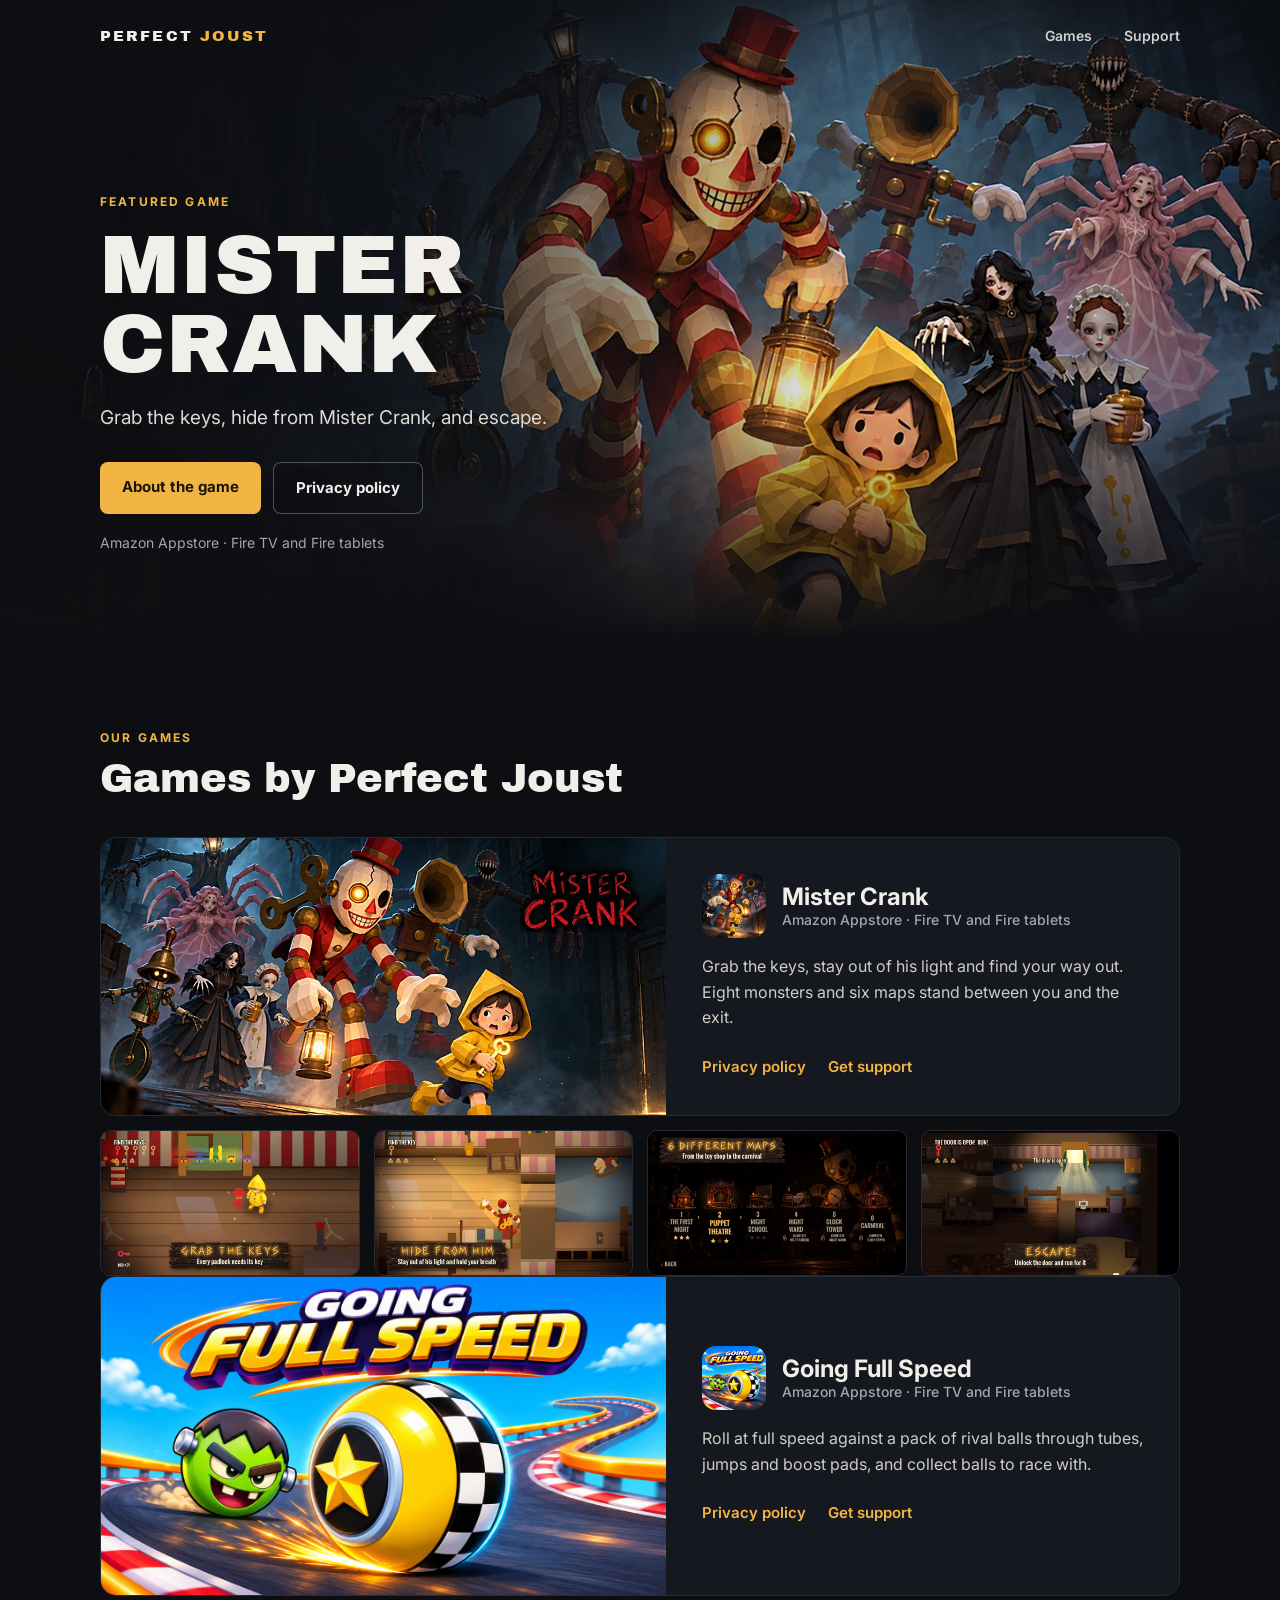
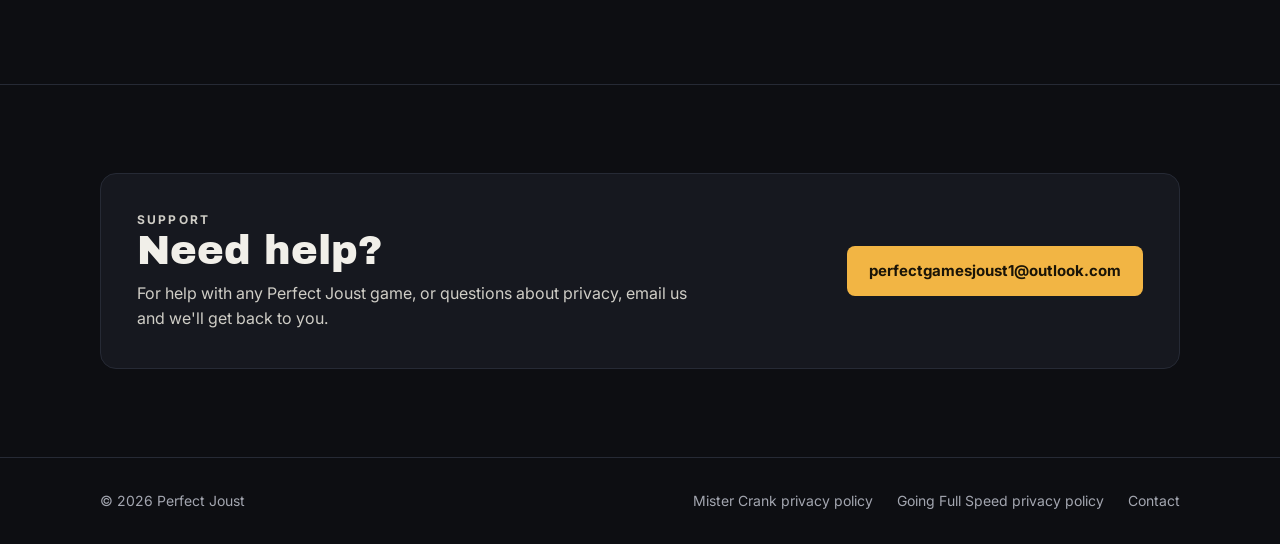
<file: index.html>
<!doctype html>
<html lang="en">
<head>
<meta charset="utf-8">
<meta name="viewport" content="width=device-width, initial-scale=1">
<title>Perfect Joust</title>
<meta name="description" content="Perfect Joust is an independent game studio. Games, privacy policies and support.">
<meta property="og:title" content="Perfect Joust">
<meta property="og:description" content="Independent game studio. Makers of Mister Crank.">
<meta property="og:image" content="https://perfectjoust.github.io/assets/mister-crank/promo.jpg">
<link rel="icon" href="assets/mister-crank/icon.jpg">
<link rel="preconnect" href="https://fonts.googleapis.com">
<link rel="preconnect" href="https://fonts.gstatic.com" crossorigin>
<link href="https://fonts.googleapis.com/css2?family=Archivo+Black&family=Inter:wght@400;500;600;700&display=swap" rel="stylesheet">
<link rel="stylesheet" href="home.css">
</head>
<body>

<header class="top">
  <div class="wrap">
    <a class="brand" href="./">Perfect <span>Joust</span></a>
    <nav>
      <a href="#games">Games</a>
      <a href="#support">Support</a>
    </nav>
  </div>
</header>

<section class="hero">
  <div class="wrap">
    <span class="eyebrow">Featured game</span>
    <h1>Mister<br>Crank</h1>
    <p class="lead">Grab the keys, hide from Mister Crank, and escape.</p>
    <div class="btns">
      <a class="btn primary" href="#games">About the game</a>
      <a class="btn ghost" href="mister-crank/privacy-policy/">Privacy policy</a>
    </div>
    <p class="platforms">Amazon Appstore · Fire TV and Fire tablets</p>
  </div>
</section>

<main>
  <section class="block" id="games">
    <div class="wrap">
      <p class="label">Our games</p>
      <h2>Games by Perfect Joust</h2>

      <article class="game">
        <div class="art"><img src="assets/mister-crank/promo.jpg" alt="Mister Crank key art" width="1024" height="500"></div>
        <div class="info">
          <div class="title">
            <img src="assets/mister-crank/icon.jpg" alt="Mister Crank icon" width="64" height="64">
            <h3>Mister Crank <small>Amazon Appstore · Fire TV and Fire tablets</small></h3>
          </div>
          <p>Grab the keys, stay out of his light and find your way out. Eight monsters and six maps stand between you and the exit.</p>
          <div class="links">
            <a href="mister-crank/privacy-policy/">Privacy policy</a>
            <a href="mailto:perfectgamesjoust1@outlook.com?subject=Mister%20Crank%20support">Get support</a>
          </div>
        </div>
      </article>

      <div class="shots">
        <img src="assets/mister-crank/02-grab-the-keys.jpg" alt="Mister Crank screenshot: grab the keys" loading="lazy" width="960" height="540">
        <img src="assets/mister-crank/03-hide-from-him.jpg" alt="Mister Crank screenshot: hide from him" loading="lazy" width="960" height="540">
        <img src="assets/mister-crank/07-six-different-maps.jpg" alt="Mister Crank screenshot: six different maps" loading="lazy" width="960" height="540">
        <img src="assets/mister-crank/08-escape.jpg" alt="Mister Crank screenshot: escape" loading="lazy" width="960" height="540">
      </div>

      <article class="game">
        <div class="art"><img src="assets/going-full-speed/promo.jpg" alt="Going Full Speed key art" width="1280" height="720"></div>
        <div class="info">
          <div class="title">
            <img src="assets/going-full-speed/icon.jpg" alt="Going Full Speed icon" width="64" height="64">
            <h3>Going Full Speed <small>Amazon Appstore · Fire TV and Fire tablets</small></h3>
          </div>
          <p>Roll at full speed against a pack of rival balls through tubes, jumps and boost pads, and collect balls to race with.</p>
          <div class="links">
            <a href="going-full-speed/privacy-policy/">Privacy policy</a>
            <a href="mailto:perfectgamesjoust1@outlook.com?subject=Going%20Full%20Speed%20support">Get support</a>
          </div>
        </div>
      </article>
    </div>
  </section>

  <section class="block" id="support">
    <div class="wrap">
      <div class="support">
        <div>
          <p class="label">Support</p>
          <h2>Need help?</h2>
          <p>For help with any Perfect Joust game, or questions about privacy, email us and we'll get back to you.</p>
        </div>
        <a class="btn primary" href="mailto:perfectgamesjoust1@outlook.com">perfectgamesjoust1@outlook.com</a>
      </div>
    </div>
  </section>
</main>

<footer>
  <div class="wrap">
    <span>&copy; 2026 Perfect Joust</span>
    <span>
      <a href="mister-crank/privacy-policy/">Mister Crank privacy policy</a>
      <a href="going-full-speed/privacy-policy/">Going Full Speed privacy policy</a>
      <a href="mailto:perfectgamesjoust1@outlook.com">Contact</a>
    </span>
  </div>
</footer>

</body>
</html>
</file>
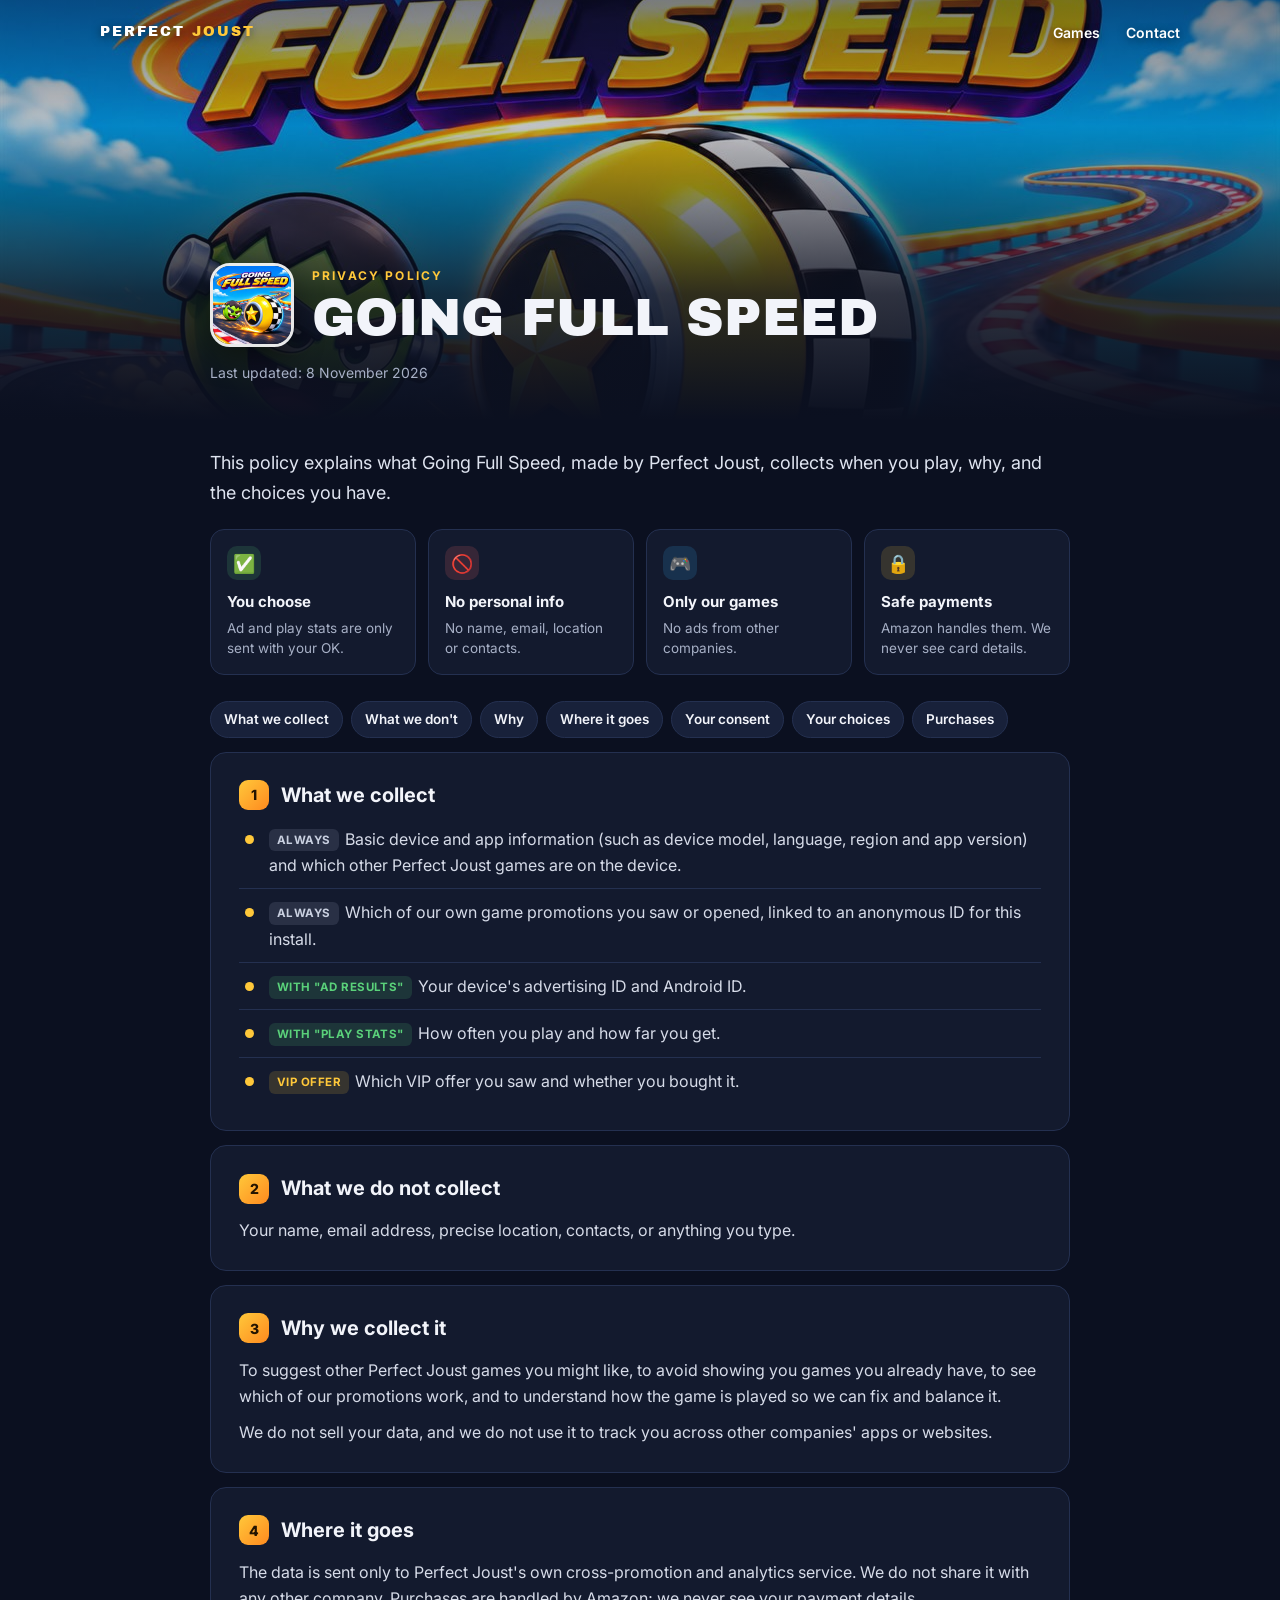
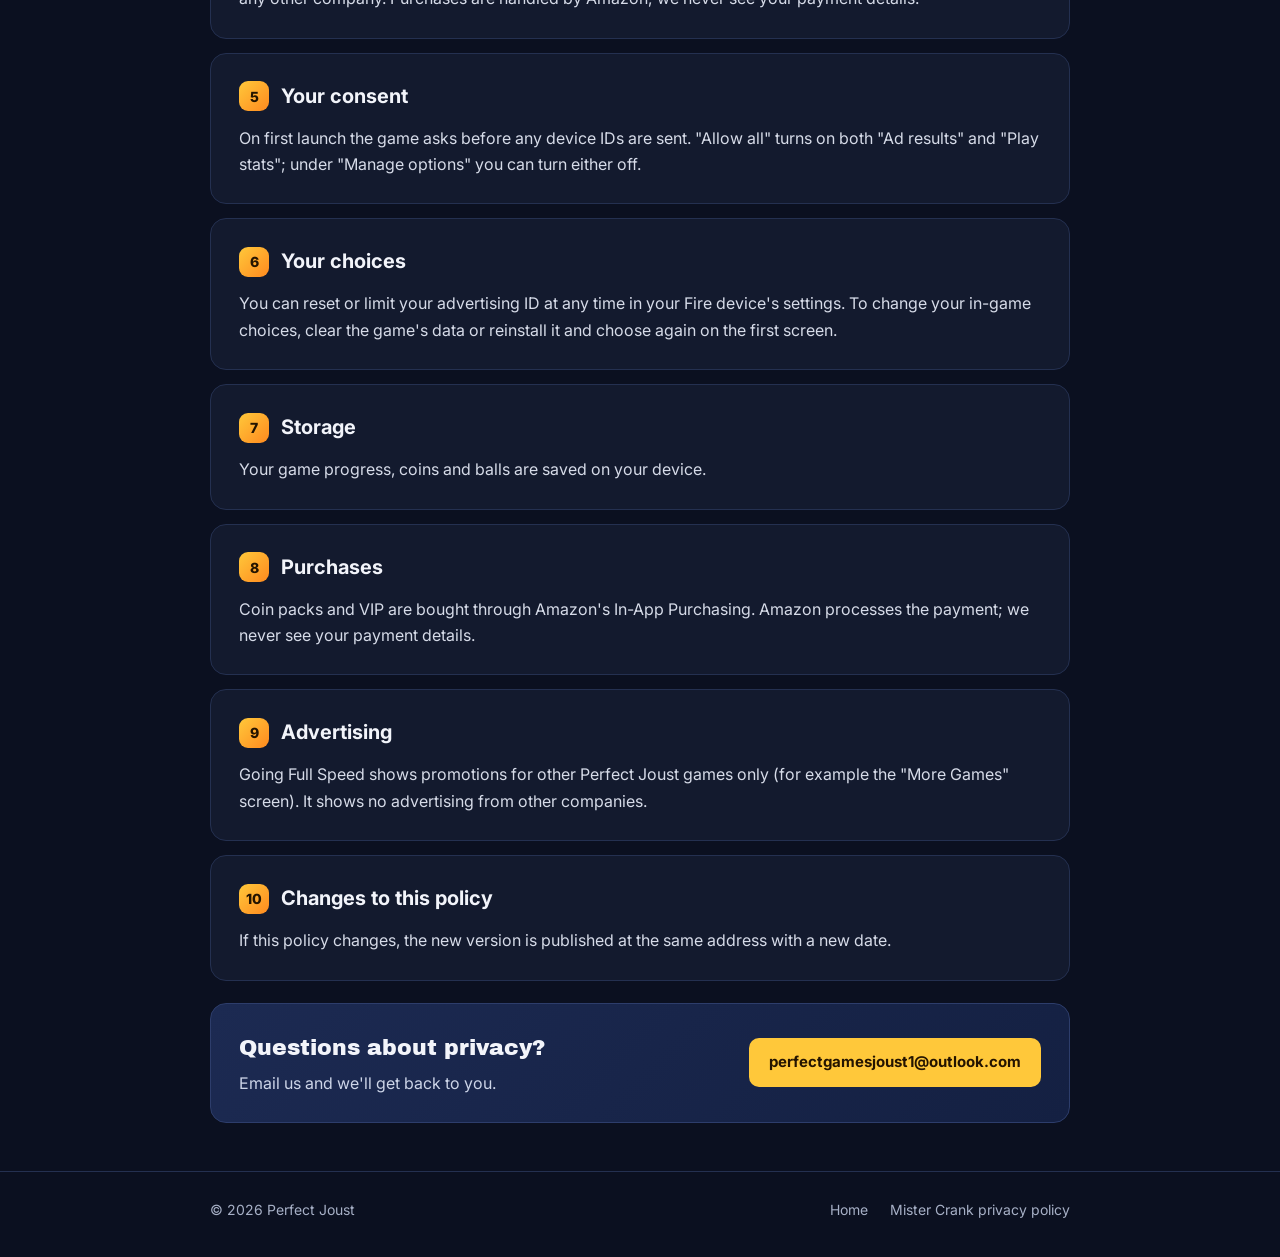
<file: going-full-speed/privacy-policy/index.html>
<!doctype html>
<html lang="en">
<head>
<meta charset="utf-8">
<meta name="viewport" content="width=device-width, initial-scale=1">
<title>Going Full Speed Privacy Policy</title>
<meta name="description" content="What Going Full Speed by Perfect Joust collects, why, and the choices you have.">
<link rel="icon" href="../../assets/going-full-speed/icon.jpg">
<link rel="preconnect" href="https://fonts.googleapis.com">
<link rel="preconnect" href="https://fonts.gstatic.com" crossorigin>
<link href="https://fonts.googleapis.com/css2?family=Archivo+Black&family=Inter:wght@400;500;600;700&display=swap" rel="stylesheet">
<style>
:root {
  --bg: #0b1020;
  --panel: #131a2e;
  --panel2: #18213a;
  --line: #243050;
  --text: #f2f4fa;
  --muted: #a7b0c6;
  --yellow: #ffc83a;
  --orange: #ff8a1f;
  --blue: #39b6ff;
  --green: #5ad17a;
  --red: #ff6b6b;
}
* { box-sizing: border-box; }
html { scroll-behavior: smooth; }
body {
  margin: 0; background: var(--bg); color: var(--text);
  font: 16px/1.65 "Inter", system-ui, -apple-system, "Segoe UI", Roboto, sans-serif;
  -webkit-font-smoothing: antialiased;
}
a { color: var(--yellow); }
img { display: block; max-width: 100%; height: auto; }
.wrap { max-width: 900px; margin: 0 auto; padding: 0 20px; }

/* Top bar */
.top { position: absolute; inset: 0 0 auto 0; z-index: 5; }
.top .wrap { display: flex; align-items: center; justify-content: space-between; height: 64px; max-width: 1120px; }
.brand { font-family: "Archivo Black", sans-serif; letter-spacing: .14em; text-transform: uppercase; font-size: 14px; color: #fff; text-decoration: none; text-shadow: 0 2px 8px rgba(0,0,0,.5); }
.brand span { color: var(--yellow); }
.top nav a { color: #fff; text-decoration: none; font-weight: 600; font-size: 14px; margin-left: 22px; text-shadow: 0 2px 8px rgba(0,0,0,.5); }
.top nav a:hover { color: var(--yellow); }

/* Hero */
.hero {
  position: relative; min-height: 420px; display: flex; align-items: flex-end;
  background: #0b1020 url("../../assets/going-full-speed/promo.jpg") center 35% / cover no-repeat;
}
.hero::after {
  content: ""; position: absolute; inset: 0;
  background:
    linear-gradient(0deg, var(--bg) 0%, rgba(11,16,32,.85) 30%, rgba(11,16,32,.25) 70%, rgba(11,16,32,.55) 100%);
}
.hero .wrap { position: relative; z-index: 1; padding-bottom: 36px; width: 100%; }
.hero .id { display: flex; align-items: center; gap: 18px; }
.hero .id img { width: 84px; height: 84px; border-radius: 20px; border: 3px solid rgba(255,255,255,.9); box-shadow: 0 10px 30px rgba(0,0,0,.45); }
.eyebrow { font-size: 12px; font-weight: 700; letter-spacing: .18em; text-transform: uppercase; color: var(--yellow); margin: 0 0 6px; }
h1 { font-family: "Archivo Black", sans-serif; font-weight: 400; font-size: clamp(30px, 5.5vw, 52px); line-height: 1; margin: 0; text-transform: uppercase; }
.updated { color: var(--muted); font-size: 14px; margin: 14px 0 0; }

/* Intro + summary */
.intro { font-size: 18px; color: #dfe4f0; margin: 28px 0 22px; }
.glance { display: grid; grid-template-columns: repeat(4, 1fr); gap: 12px; margin-bottom: 18px; }
.chip { background: var(--panel); border: 1px solid var(--line); border-radius: 14px; padding: 16px; }
.chip b { display: block; font-size: 15px; margin-bottom: 4px; }
.chip span { color: var(--muted); font-size: 13.5px; line-height: 1.45; display: block; }
.chip .dot { width: 34px; height: 34px; border-radius: 10px; display: grid; place-items: center; font-size: 18px; margin-bottom: 10px; }
.yes .dot { background: rgba(90,209,122,.15); }
.no .dot { background: rgba(255,107,107,.15); }
.ads .dot { background: rgba(57,182,255,.15); }
.pay .dot { background: rgba(255,200,58,.15); }

/* Contents */
.toc { display: flex; flex-wrap: wrap; gap: 8px; margin: 26px 0 8px; }
.toc a { font-size: 13.5px; font-weight: 600; text-decoration: none; color: var(--text); background: var(--panel2); border: 1px solid var(--line); border-radius: 999px; padding: 6px 13px; }
.toc a:hover { border-color: var(--yellow); color: var(--yellow); }

/* Sections */
section.card { background: var(--panel); border: 1px solid var(--line); border-radius: 16px; padding: 26px 28px; margin: 14px 0; scroll-margin-top: 16px; }
section.card h2 { display: flex; align-items: center; gap: 12px; font-size: 20px; margin: 0 0 12px; }
section.card h2 .n { flex: none; width: 30px; height: 30px; border-radius: 9px; background: linear-gradient(135deg, var(--yellow), var(--orange)); color: #241400; font-size: 14px; font-weight: 800; display: grid; place-items: center; }
section.card p { margin: 0 0 10px; color: #d6dbe8; }
section.card p:last-child { margin-bottom: 0; }
section.card ul { margin: 0; padding: 0; list-style: none; }
section.card li { position: relative; padding: 10px 0 10px 30px; border-top: 1px solid var(--line); color: #d6dbe8; }
section.card li:first-child { border-top: 0; padding-top: 2px; }
section.card li::before { content: ""; position: absolute; left: 6px; top: 19px; width: 9px; height: 9px; border-radius: 50%; background: var(--yellow); }
section.card li:first-child::before { top: 11px; }
.tag { display: inline-block; font-size: 11.5px; font-weight: 700; letter-spacing: .04em; text-transform: uppercase; padding: 2px 8px; border-radius: 6px; margin-right: 6px; vertical-align: 1px; }
.tag.always { background: rgba(167,176,198,.15); color: #c9d0e0; }
.tag.consent { background: rgba(90,209,122,.15); color: var(--green); }
.tag.vip { background: rgba(255,200,58,.15); color: var(--yellow); }

/* Contact */
.contact { display: flex; flex-wrap: wrap; align-items: center; justify-content: space-between; gap: 18px; background: linear-gradient(135deg, #1c2a52, #142042); border: 1px solid #2d3d6b; border-radius: 16px; padding: 26px 28px; margin: 22px 0 0; }
.contact h2 { font-family: "Archivo Black", sans-serif; font-weight: 400; font-size: 22px; margin: 0 0 4px; }
.contact p { margin: 0; color: #cdd5e8; }
.btn { display: inline-block; padding: 12px 20px; border-radius: 10px; font-weight: 700; font-size: 15px; text-decoration: none; background: var(--yellow); color: #241400; }
.btn:hover { background: #ffd666; }

footer { border-top: 1px solid var(--line); margin-top: 48px; padding: 26px 0 36px; color: var(--muted); font-size: 14px; }
footer .wrap { display: flex; flex-wrap: wrap; justify-content: space-between; gap: 10px; }
footer a { color: var(--muted); text-decoration: none; margin-left: 18px; }
footer a:first-child { margin-left: 0; }
footer a:hover { color: var(--yellow); }

@media (max-width: 760px) {
  .glance { grid-template-columns: repeat(2, 1fr); }
  .hero { min-height: 340px; }
  section.card { padding: 22px 20px; }
}
@media (max-width: 420px) {
  .wrap { padding: 0 16px; }
  .hero .id img { width: 64px; height: 64px; border-radius: 16px; }
  .top nav a { margin-left: 14px; }
}
</style>
</head>
<body>

<header class="top">
  <div class="wrap">
    <a class="brand" href="../../">Perfect <span>Joust</span></a>
    <nav>
      <a href="../../#games">Games</a>
      <a href="#contact">Contact</a>
    </nav>
  </div>
</header>

<div class="hero">
  <div class="wrap">
    <div class="id">
      <img src="../../assets/going-full-speed/icon.jpg" alt="Going Full Speed icon" width="84" height="84">
      <div>
        <p class="eyebrow">Privacy Policy</p>
        <h1>Going Full Speed</h1>
      </div>
    </div>
    <p class="updated">Last updated: 8 November 2026</p>
  </div>
</div>

<main class="wrap">
  <p class="intro">This policy explains what Going Full Speed, made by Perfect Joust, collects when you play, why, and the choices you have.</p>

  <div class="glance">
    <div class="chip yes"><div class="dot">✅</div><b>You choose</b><span>Ad and play stats are only sent with your OK.</span></div>
    <div class="chip no"><div class="dot">🚫</div><b>No personal info</b><span>No name, email, location or contacts.</span></div>
    <div class="chip ads"><div class="dot">🎮</div><b>Only our games</b><span>No ads from other companies.</span></div>
    <div class="chip pay"><div class="dot">🔒</div><b>Safe payments</b><span>Amazon handles them. We never see card details.</span></div>
  </div>

  <nav class="toc" aria-label="Contents">
    <a href="#collect">What we collect</a>
    <a href="#not">What we don't</a>
    <a href="#why">Why</a>
    <a href="#share">Where it goes</a>
    <a href="#consent">Your consent</a>
    <a href="#choices">Your choices</a>
    <a href="#purchases">Purchases</a>
  </nav>

  <section class="card" id="collect">
    <h2><span class="n">1</span>What we collect</h2>
    <ul>
      <li><span class="tag always">Always</span>Basic device and app information (such as device model, language, region and app version) and which other Perfect Joust games are on the device.</li>
      <li><span class="tag always">Always</span>Which of our own game promotions you saw or opened, linked to an anonymous ID for this install.</li>
      <li><span class="tag consent">With "Ad results"</span>Your device's advertising ID and Android ID.</li>
      <li><span class="tag consent">With "Play stats"</span>How often you play and how far you get.</li>
      <li><span class="tag vip">VIP offer</span>Which VIP offer you saw and whether you bought it.</li>
    </ul>
  </section>

  <section class="card" id="not">
    <h2><span class="n">2</span>What we do not collect</h2>
    <p>Your name, email address, precise location, contacts, or anything you type.</p>
  </section>

  <section class="card" id="why">
    <h2><span class="n">3</span>Why we collect it</h2>
    <p>To suggest other Perfect Joust games you might like, to avoid showing you games you already have, to see which of our promotions work, and to understand how the game is played so we can fix and balance it.</p>
    <p>We do not sell your data, and we do not use it to track you across other companies' apps or websites.</p>
  </section>

  <section class="card" id="share">
    <h2><span class="n">4</span>Where it goes</h2>
    <p>The data is sent only to Perfect Joust's own cross-promotion and analytics service. We do not share it with any other company. Purchases are handled by Amazon; we never see your payment details.</p>
  </section>

  <section class="card" id="consent">
    <h2><span class="n">5</span>Your consent</h2>
    <p>On first launch the game asks before any device IDs are sent. "Allow all" turns on both "Ad results" and "Play stats"; under "Manage options" you can turn either off.</p>
  </section>

  <section class="card" id="choices">
    <h2><span class="n">6</span>Your choices</h2>
    <p>You can reset or limit your advertising ID at any time in your Fire device's settings. To change your in-game choices, clear the game's data or reinstall it and choose again on the first screen.</p>
  </section>

  <section class="card" id="storage">
    <h2><span class="n">7</span>Storage</h2>
    <p>Your game progress, coins and balls are saved on your device.</p>
  </section>

  <section class="card" id="purchases">
    <h2><span class="n">8</span>Purchases</h2>
    <p>Coin packs and VIP are bought through Amazon's In-App Purchasing. Amazon processes the payment; we never see your payment details.</p>
  </section>

  <section class="card" id="ads">
    <h2><span class="n">9</span>Advertising</h2>
    <p>Going Full Speed shows promotions for other Perfect Joust games only (for example the "More Games" screen). It shows no advertising from other companies.</p>
  </section>

  <section class="card" id="changes">
    <h2><span class="n">10</span>Changes to this policy</h2>
    <p>If this policy changes, the new version is published at the same address with a new date.</p>
  </section>

  <div class="contact" id="contact">
    <div>
      <h2>Questions about privacy?</h2>
      <p>Email us and we'll get back to you.</p>
    </div>
    <a class="btn" href="mailto:perfectgamesjoust1@outlook.com?subject=Going%20Full%20Speed%20privacy">perfectgamesjoust1@outlook.com</a>
  </div>
</main>

<footer>
  <div class="wrap">
    <span>&copy; 2026 Perfect Joust</span>
    <span>
      <a href="../../">Home</a>
      <a href="../../mister-crank/privacy-policy/">Mister Crank privacy policy</a>
    </span>
  </div>
</footer>

</body>
</html>
</file>
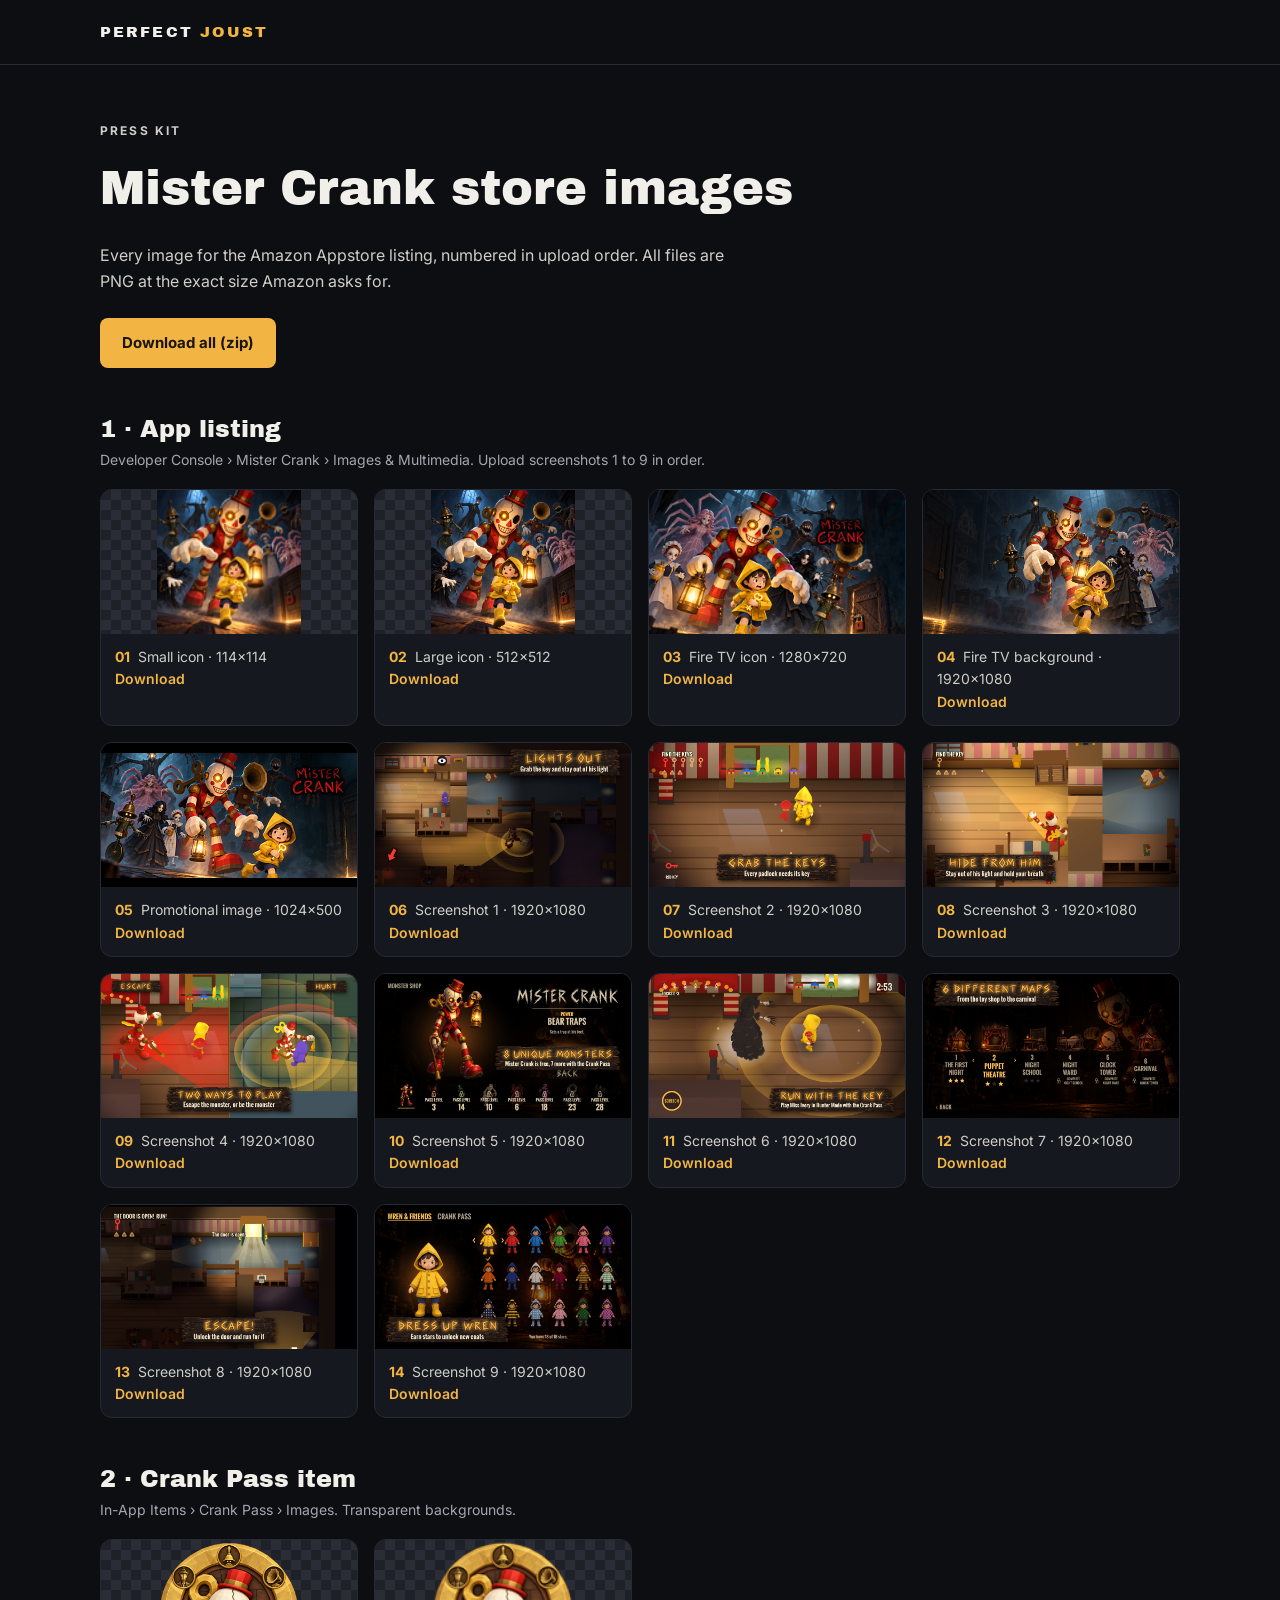
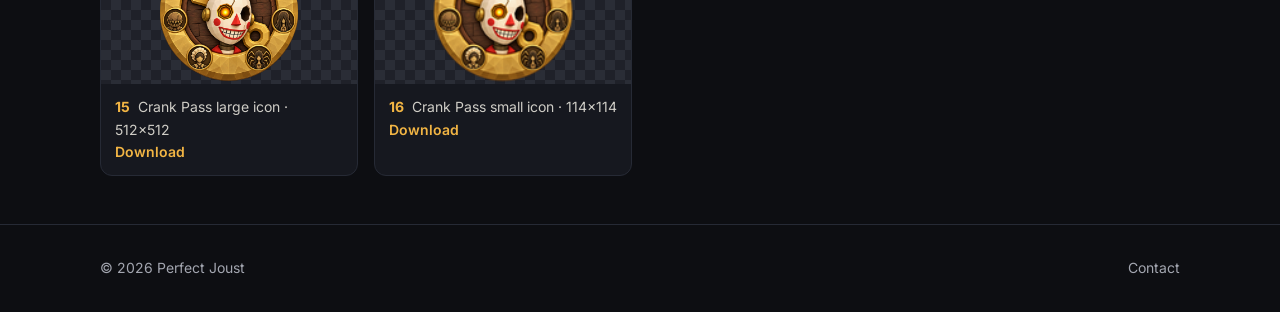
<file: mister-crank/press-kit/index.html>
<!doctype html>
<html lang="en">
<head>
<meta charset="utf-8">
<meta name="viewport" content="width=device-width, initial-scale=1">
<meta name="robots" content="noindex, nofollow">
<title>Mister Crank Press Kit</title>
<link rel="icon" href="../../assets/mister-crank/icon.jpg">
<link rel="preconnect" href="https://fonts.googleapis.com">
<link rel="preconnect" href="https://fonts.gstatic.com" crossorigin>
<link href="https://fonts.googleapis.com/css2?family=Archivo+Black&family=Inter:wght@400;500;600;700&display=swap" rel="stylesheet">
<link rel="stylesheet" href="../../home.css">
<style>
.pkhead{padding:56px 0 8px}
.pkhead h1{font-family:"Archivo Black",sans-serif;font-weight:400;font-size:clamp(32px,5vw,48px);margin:0 0 12px}
.pkhead p{color:#cfcdc6;max-width:640px}
.grid{display:grid;grid-template-columns:repeat(auto-fill,minmax(240px,1fr));gap:16px;margin-bottom:48px}
.pk{margin:0;background:var(--panel);border:1px solid var(--line);border-radius:12px;overflow:hidden}
.pk img{width:100%;aspect-ratio:16/9;object-fit:contain;background:#000}
.pk.sq img{background:repeating-conic-gradient(#2a2d36 0 25%,#1f2129 0 50%) 0 0/20px 20px}
.pk figcaption{padding:12px 14px;font-size:14px;color:#cfcdc6}
.pk figcaption b{color:var(--gold);margin-right:4px}
.pk figcaption a{font-weight:600;text-decoration:none}
h2.sec{font-size:24px;margin:0 0 6px}
p.where{color:var(--muted);margin:0 0 18px;font-size:14px}
</style>
</head>
<body>
<header style="border-bottom:1px solid var(--line)"><div class="wrap" style="display:flex;align-items:center;height:64px"><a class="brand" href="../../">Perfect <span>Joust</span></a></div></header>
<main class="wrap">
<section class="pkhead">
<p class="label">Press kit</p>
<h1>Mister Crank store images</h1>
<p>Every image for the Amazon Appstore listing, numbered in upload order. All files are PNG at the exact size Amazon asks for.</p>
<p style="margin:24px 0 40px"><a class="btn primary" href="mister-crank-amazon-images.zip" download>Download all (zip)</a></p>
</section>
<h2 class="sec">1 · App listing</h2>
<p class="where">Developer Console › Mister Crank › Images &amp; Multimedia. Upload screenshots 1 to 9 in order.</p>
<div class="grid">
<figure class="pk sq"><a href="files/01-small-icon-114x114.png" download><img src="files/01-small-icon-114x114.png" alt="Small icon · 114×114" loading="lazy"></a><figcaption><b>01</b> Small icon · 114×114<br><a href="files/01-small-icon-114x114.png" download>Download</a></figcaption></figure>
<figure class="pk sq"><a href="files/02-large-icon-512x512.png" download><img src="files/02-large-icon-512x512.png" alt="Large icon · 512×512" loading="lazy"></a><figcaption><b>02</b> Large icon · 512×512<br><a href="files/02-large-icon-512x512.png" download>Download</a></figcaption></figure>
<figure class="pk"><a href="files/03-firetv-icon-1280x720.png" download><img src="files/03-firetv-icon-1280x720.png" alt="Fire TV icon · 1280×720" loading="lazy"></a><figcaption><b>03</b> Fire TV icon · 1280×720<br><a href="files/03-firetv-icon-1280x720.png" download>Download</a></figcaption></figure>
<figure class="pk"><a href="files/04-firetv-background-1920x1080.png" download><img src="files/04-firetv-background-1920x1080.png" alt="Fire TV background · 1920×1080" loading="lazy"></a><figcaption><b>04</b> Fire TV background · 1920×1080<br><a href="files/04-firetv-background-1920x1080.png" download>Download</a></figcaption></figure>
<figure class="pk"><a href="files/05-promo-image-1024x500.png" download><img src="files/05-promo-image-1024x500.png" alt="Promotional image · 1024×500" loading="lazy"></a><figcaption><b>05</b> Promotional image · 1024×500<br><a href="files/05-promo-image-1024x500.png" download>Download</a></figcaption></figure>
<figure class="pk"><a href="files/06-screenshot-1-lights-out.png" download><img src="files/06-screenshot-1-lights-out.png" alt="Screenshot 1 · 1920×1080" loading="lazy"></a><figcaption><b>06</b> Screenshot 1 · 1920×1080<br><a href="files/06-screenshot-1-lights-out.png" download>Download</a></figcaption></figure>
<figure class="pk"><a href="files/07-screenshot-2-grab-the-keys.png" download><img src="files/07-screenshot-2-grab-the-keys.png" alt="Screenshot 2 · 1920×1080" loading="lazy"></a><figcaption><b>07</b> Screenshot 2 · 1920×1080<br><a href="files/07-screenshot-2-grab-the-keys.png" download>Download</a></figcaption></figure>
<figure class="pk"><a href="files/08-screenshot-3-hide-from-him.png" download><img src="files/08-screenshot-3-hide-from-him.png" alt="Screenshot 3 · 1920×1080" loading="lazy"></a><figcaption><b>08</b> Screenshot 3 · 1920×1080<br><a href="files/08-screenshot-3-hide-from-him.png" download>Download</a></figcaption></figure>
<figure class="pk"><a href="files/09-screenshot-4-two-ways-to-play.png" download><img src="files/09-screenshot-4-two-ways-to-play.png" alt="Screenshot 4 · 1920×1080" loading="lazy"></a><figcaption><b>09</b> Screenshot 4 · 1920×1080<br><a href="files/09-screenshot-4-two-ways-to-play.png" download>Download</a></figcaption></figure>
<figure class="pk"><a href="files/10-screenshot-5-eight-unique-monsters.png" download><img src="files/10-screenshot-5-eight-unique-monsters.png" alt="Screenshot 5 · 1920×1080" loading="lazy"></a><figcaption><b>10</b> Screenshot 5 · 1920×1080<br><a href="files/10-screenshot-5-eight-unique-monsters.png" download>Download</a></figcaption></figure>
<figure class="pk"><a href="files/11-screenshot-6-run-with-the-key.png" download><img src="files/11-screenshot-6-run-with-the-key.png" alt="Screenshot 6 · 1920×1080" loading="lazy"></a><figcaption><b>11</b> Screenshot 6 · 1920×1080<br><a href="files/11-screenshot-6-run-with-the-key.png" download>Download</a></figcaption></figure>
<figure class="pk"><a href="files/12-screenshot-7-six-different-maps.png" download><img src="files/12-screenshot-7-six-different-maps.png" alt="Screenshot 7 · 1920×1080" loading="lazy"></a><figcaption><b>12</b> Screenshot 7 · 1920×1080<br><a href="files/12-screenshot-7-six-different-maps.png" download>Download</a></figcaption></figure>
<figure class="pk"><a href="files/13-screenshot-8-escape.png" download><img src="files/13-screenshot-8-escape.png" alt="Screenshot 8 · 1920×1080" loading="lazy"></a><figcaption><b>13</b> Screenshot 8 · 1920×1080<br><a href="files/13-screenshot-8-escape.png" download>Download</a></figcaption></figure>
<figure class="pk"><a href="files/14-screenshot-9-dress-up-wren.png" download><img src="files/14-screenshot-9-dress-up-wren.png" alt="Screenshot 9 · 1920×1080" loading="lazy"></a><figcaption><b>14</b> Screenshot 9 · 1920×1080<br><a href="files/14-screenshot-9-dress-up-wren.png" download>Download</a></figcaption></figure>
</div>
<h2 class="sec">2 · Crank Pass item</h2>
<p class="where">In-App Items › Crank Pass › Images. Transparent backgrounds.</p>
<div class="grid">
<figure class="pk sq"><a href="files/15-crank-pass-large-icon-512x512.png" download><img src="files/15-crank-pass-large-icon-512x512.png" alt="Crank Pass large icon · 512×512" loading="lazy"></a><figcaption><b>15</b> Crank Pass large icon · 512×512<br><a href="files/15-crank-pass-large-icon-512x512.png" download>Download</a></figcaption></figure>
<figure class="pk sq"><a href="files/16-crank-pass-small-icon-114x114.png" download><img src="files/16-crank-pass-small-icon-114x114.png" alt="Crank Pass small icon · 114×114" loading="lazy"></a><figcaption><b>16</b> Crank Pass small icon · 114×114<br><a href="files/16-crank-pass-small-icon-114x114.png" download>Download</a></figcaption></figure>
</div>
</main>
<footer><div class="wrap"><span>&copy; 2026 Perfect Joust</span><span><a href="mailto:perfectgamesjoust1@outlook.com">Contact</a></span></div></footer>
</body>
</html>
</file>
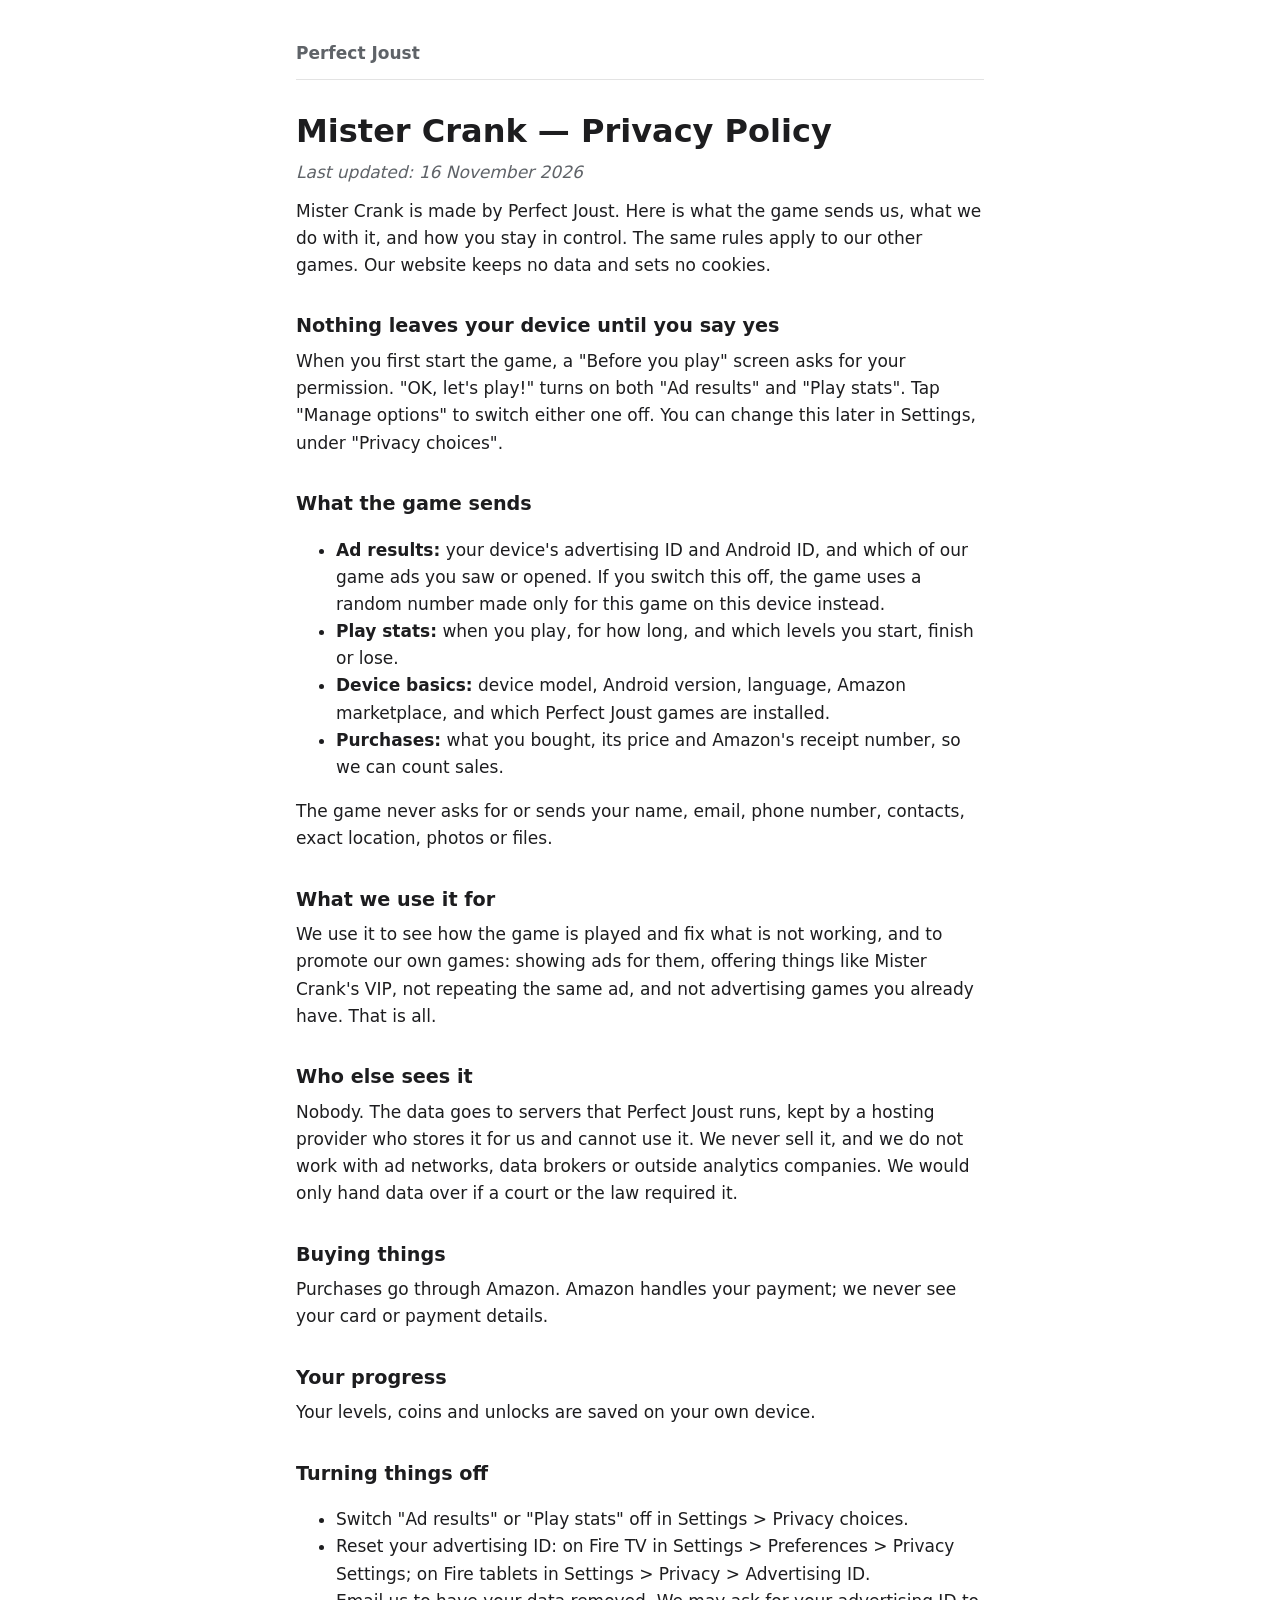
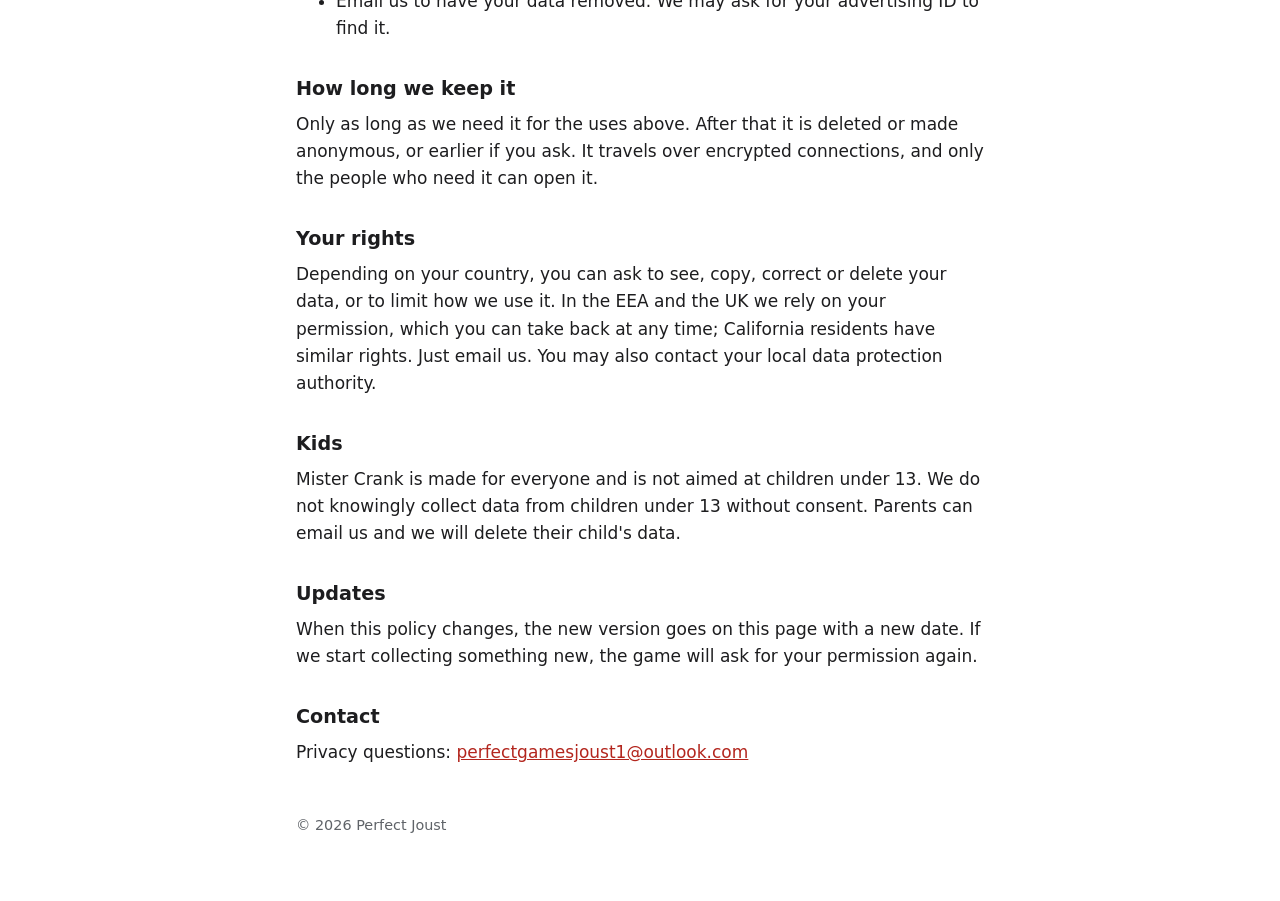
<file: mister-crank/privacy-policy/index.html>
<!doctype html>
<html lang="en">
<head>
<meta charset="utf-8">
<meta name="viewport" content="width=device-width, initial-scale=1">
<title>Mister Crank Privacy Policy</title>
<link rel="stylesheet" href="../../style.css">
</head>
<body>
<main>
<header class="site"><a href="../../">Perfect Joust</a></header>

<h1>Mister Crank — Privacy Policy</h1>
<p class="updated">Last updated: 16 November 2026</p>
<p>Mister Crank is made by Perfect Joust. Here is what the game sends us, what we do with it, and how you stay in control. The same rules apply to our other games. Our website keeps no data and sets no cookies.</p>

<h2>Nothing leaves your device until you say yes</h2>
<p>When you first start the game, a "Before you play" screen asks for your permission. "OK, let's play!" turns on both "Ad results" and "Play stats". Tap "Manage options" to switch either one off. You can change this later in Settings, under "Privacy choices".</p>

<h2>What the game sends</h2>
<ul>
<li><strong>Ad results:</strong> your device's advertising ID and Android ID, and which of our game ads you saw or opened. If you switch this off, the game uses a random number made only for this game on this device instead.</li>
<li><strong>Play stats:</strong> when you play, for how long, and which levels you start, finish or lose.</li>
<li><strong>Device basics:</strong> device model, Android version, language, Amazon marketplace, and which Perfect Joust games are installed.</li>
<li><strong>Purchases:</strong> what you bought, its price and Amazon's receipt number, so we can count sales.</li>
</ul>
<p>The game never asks for or sends your name, email, phone number, contacts, exact location, photos or files.</p>

<h2>What we use it for</h2>
<p>We use it to see how the game is played and fix what is not working, and to promote our own games: showing ads for them, offering things like Mister Crank's VIP, not repeating the same ad, and not advertising games you already have. That is all.</p>

<h2>Who else sees it</h2>
<p>Nobody. The data goes to servers that Perfect Joust runs, kept by a hosting provider who stores it for us and cannot use it. We never sell it, and we do not work with ad networks, data brokers or outside analytics companies. We would only hand data over if a court or the law required it.</p>

<h2>Buying things</h2>
<p>Purchases go through Amazon. Amazon handles your payment; we never see your card or payment details.</p>

<h2>Your progress</h2>
<p>Your levels, coins and unlocks are saved on your own device.</p>

<h2>Turning things off</h2>
<ul>
<li>Switch "Ad results" or "Play stats" off in Settings > Privacy choices.</li>
<li>Reset your advertising ID: on Fire TV in Settings > Preferences > Privacy Settings; on Fire tablets in Settings > Privacy > Advertising ID.</li>
<li>Email us to have your data removed. We may ask for your advertising ID to find it.</li>
</ul>

<h2>How long we keep it</h2>
<p>Only as long as we need it for the uses above. After that it is deleted or made anonymous, or earlier if you ask. It travels over encrypted connections, and only the people who need it can open it.</p>

<h2>Your rights</h2>
<p>Depending on your country, you can ask to see, copy, correct or delete your data, or to limit how we use it. In the EEA and the UK we rely on your permission, which you can take back at any time; California residents have similar rights. Just email us. You may also contact your local data protection authority.</p>

<h2>Kids</h2>
<p>Mister Crank is made for everyone and is not aimed at children under 13. We do not knowingly collect data from children under 13 without consent. Parents can email us and we will delete their child's data.</p>

<h2>Updates</h2>
<p>When this policy changes, the new version goes on this page with a new date. If we start collecting something new, the game will ask for your permission again.</p>

<h2>Contact</h2>
<p>Privacy questions: <a href="mailto:perfectgamesjoust1@outlook.com">perfectgamesjoust1@outlook.com</a></p>

<footer>&copy; 2026 Perfect Joust</footer>
</main>
</body>
</html>
</file>
<file: home.css>
:root {
  --bg: #0d0e12;
  --panel: #16181f;
  --line: #262a35;
  --text: #f1efe9;
  --muted: #a3a6b0;
  --gold: #f2b544;
  --red: #d8342c;
  --wrap: 1120px;
}
* { box-sizing: border-box; }
html { scroll-behavior: smooth; }
body {
  margin: 0;
  background: var(--bg);
  color: var(--text);
  font: 16px/1.6 "Inter", system-ui, -apple-system, "Segoe UI", Roboto, sans-serif;
  -webkit-font-smoothing: antialiased;
}
a { color: var(--gold); }
img { display: block; max-width: 100%; height: auto; }
.wrap { max-width: var(--wrap); margin: 0 auto; padding: 0 20px; }

/* Header */
.top {
  position: absolute; inset: 0 0 auto 0; z-index: 10;
}
.top .wrap { display: flex; align-items: center; justify-content: space-between; height: 72px; }
.brand {
  font-family: "Archivo Black", "Inter", sans-serif;
  letter-spacing: 0.14em; text-transform: uppercase; font-size: 15px;
  color: var(--text); text-decoration: none;
}
.brand span { color: var(--gold); }
.top nav a {
  color: var(--text); text-decoration: none; font-weight: 600; font-size: 14px;
  margin-left: 28px; opacity: 0.85;
}
.top nav a:hover { opacity: 1; color: var(--gold); }

/* Hero */
.hero {
  position: relative; min-height: 640px; display: flex; align-items: flex-end;
  background: #111 url("assets/mister-crank/background.jpg") center 30% / cover no-repeat;
}
.hero::after {
  content: ""; position: absolute; inset: 0;
  background:
    linear-gradient(90deg, rgba(13,14,18,0.92) 0%, rgba(13,14,18,0.65) 38%, rgba(13,14,18,0) 70%),
    linear-gradient(0deg, var(--bg) 0%, rgba(13,14,18,0) 35%),
    linear-gradient(180deg, rgba(13,14,18,0.7) 0%, rgba(13,14,18,0) 18%);
}
.hero .wrap { position: relative; z-index: 1; padding-bottom: 72px; width: 100%; }
.eyebrow {
  display: inline-block; font-size: 12px; font-weight: 700; letter-spacing: 0.18em;
  text-transform: uppercase; color: var(--gold); margin-bottom: 14px;
}
.hero h1 {
  font-family: "Archivo Black", "Inter", sans-serif; font-weight: 400;
  font-size: clamp(44px, 7vw, 84px); line-height: 0.95; margin: 0 0 18px;
  text-transform: uppercase; letter-spacing: 0.01em;
}
.hero p.lead { font-size: 19px; color: #dcdad3; max-width: 460px; margin: 0 0 28px; }
.platforms { font-size: 14px; color: var(--muted); margin-top: 18px; }
.btns { display: flex; flex-wrap: wrap; gap: 12px; }
.btn {
  display: inline-block; padding: 13px 22px; border-radius: 8px; font-weight: 700;
  font-size: 15px; text-decoration: none; transition: transform .15s ease, background .15s ease;
}
.btn:hover { transform: translateY(-1px); }
.btn.primary { background: var(--gold); color: #1a1407; }
.btn.primary:hover { background: #ffc85e; }
.btn.ghost { color: var(--text); border: 1px solid rgba(255,255,255,0.28); background: rgba(13,14,18,0.35); }
.btn.ghost:hover { border-color: var(--gold); color: var(--gold); }

/* Sections */
section.block { padding: 88px 0; }
section.block + section.block { border-top: 1px solid var(--line); }
.label {
  font-size: 12px; font-weight: 700; letter-spacing: 0.18em; text-transform: uppercase;
  color: var(--gold); margin: 0 0 10px;
}
h2 {
  font-family: "Archivo Black", "Inter", sans-serif; font-weight: 400;
  font-size: clamp(28px, 4vw, 40px); line-height: 1.1; margin: 0 0 36px;
}

/* Game card */
.game {
  display: grid; grid-template-columns: 1.1fr 1fr; gap: 0; overflow: hidden;
  background: var(--panel); border: 1px solid var(--line); border-radius: 16px;
}
.game .art { background: #000; }
.game .art img { width: 100%; height: 100%; object-fit: cover; }
.game .info { padding: 36px; display: flex; flex-direction: column; justify-content: center; }
.game .title { display: flex; align-items: center; gap: 16px; margin-bottom: 16px; }
.game .title img { width: 64px; height: 64px; border-radius: 14px; }
.game h3 { font-size: 24px; margin: 0; line-height: 1.2; }
.game .title small { display: block; color: var(--muted); font-size: 14px; font-weight: 500; }
.game .info p { color: #cfcdc6; margin: 0 0 24px; }
.links { display: flex; flex-wrap: wrap; gap: 10px 22px; font-weight: 600; font-size: 15px; }
.links a { text-decoration: none; }
.links a:hover { text-decoration: underline; }

/* Screenshots */
.shots { display: grid; grid-template-columns: repeat(4, 1fr); gap: 14px; margin-top: 14px; }
.shots img { border-radius: 10px; border: 1px solid var(--line); aspect-ratio: 16 / 9; object-fit: cover; width: 100%; height: auto; }

/* Support */
.support {
  display: flex; flex-wrap: wrap; align-items: center; justify-content: space-between; gap: 24px;
  background: var(--panel); border: 1px solid var(--line); border-radius: 16px; padding: 36px;
}
.support h2 { margin-bottom: 8px; }
.support p { margin: 0; color: #cfcdc6; max-width: 560px; }

/* Footer */
footer { border-top: 1px solid var(--line); padding: 32px 0; color: var(--muted); font-size: 14px; }
footer .wrap { display: flex; flex-wrap: wrap; justify-content: space-between; gap: 12px; }
footer a { color: var(--muted); text-decoration: none; margin-left: 20px; }
footer a:first-child { margin-left: 0; }
footer a:hover { color: var(--gold); }

@media (max-width: 860px) {
  .game { grid-template-columns: 1fr; }
  .game .info { padding: 28px; }
  .shots { grid-template-columns: repeat(2, 1fr); }
  .hero { min-height: 560px; }
  .hero::after {
    background:
      linear-gradient(0deg, var(--bg) 0%, rgba(13,14,18,0.75) 45%, rgba(13,14,18,0.2) 100%);
  }
}
@media (max-width: 520px) {
  .wrap { padding: 0 16px; }
  .top nav a { margin-left: 18px; }
  section.block { padding: 64px 0; }
  .support { padding: 28px; }
}
</file>
<file: style.css>
:root {
  --bg: #ffffff;
  --text: #1d1d1f;
  --muted: #5f6368;
  --accent: #b3261e;
  --line: #e3e3e3;
}
@media (prefers-color-scheme: dark) {
  :root {
    --bg: #121212;
    --text: #ececec;
    --muted: #a8a8a8;
    --accent: #ff8a80;
    --line: #2c2c2c;
  }
}
* { box-sizing: border-box; }
body {
  margin: 0;
  background: var(--bg);
  color: var(--text);
  font: 17px/1.6 system-ui, -apple-system, "Segoe UI", Roboto, sans-serif;
}
main { max-width: 720px; margin: 0 auto; padding: 40px 16px 64px; }
header.site { border-bottom: 1px solid var(--line); padding-bottom: 12px; margin-bottom: 32px; }
header.site a { color: var(--muted); text-decoration: none; font-weight: 600; }
h1 { font-size: 2rem; line-height: 1.2; margin: 0 0 8px; }
h2 { font-size: 1.2rem; margin: 32px 0 6px; }
p { margin: 0 0 12px; }
.updated { color: var(--muted); font-style: italic; }
a { color: var(--accent); }
ul.games { padding-left: 20px; }
footer { margin-top: 48px; color: var(--muted); font-size: 0.9rem; }
</file>
